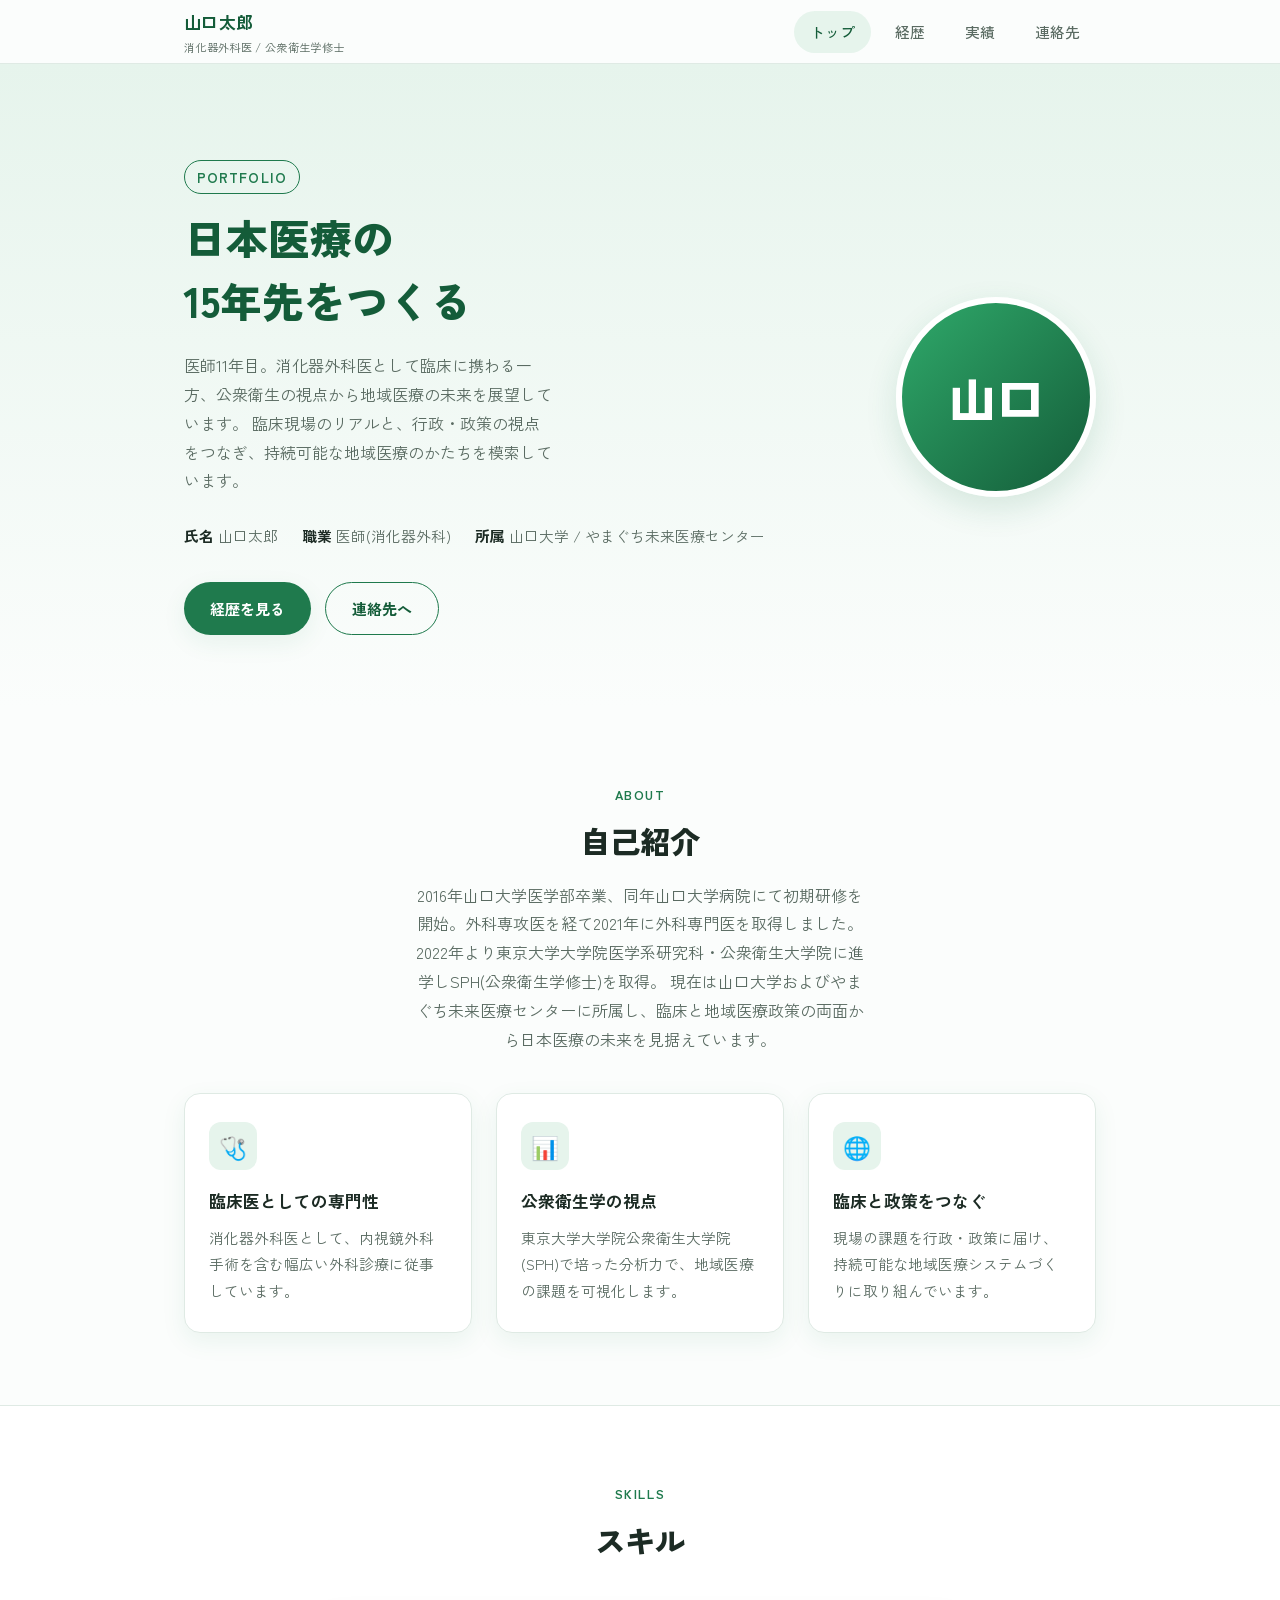
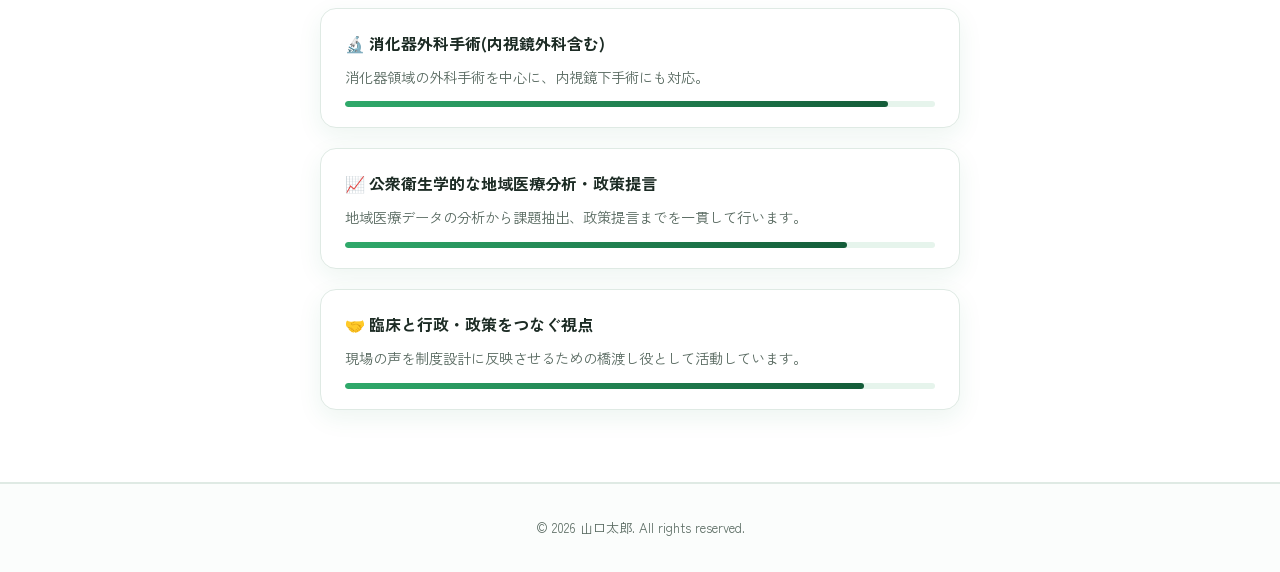
<file: index.html>
<!DOCTYPE html>
<html lang="ja">
<head>
<meta charset="UTF-8">
<meta name="viewport" content="width=device-width, initial-scale=1.0">
<title>山口太郎 | 消化器外科医 ポートフォリオ</title>
<meta name="description" content="消化器外科医・山口太郎のポートフォリオサイト。臨床と公衆衛生の視点から日本医療の未来をつくる。">
<link rel="preconnect" href="https://fonts.googleapis.com">
<link rel="preconnect" href="https://fonts.gstatic.com" crossorigin>
<link href="https://fonts.googleapis.com/css2?family=Zen+Kaku+Gothic+New:wght@400;500;700;900&display=swap" rel="stylesheet">
<link rel="stylesheet" href="css/style.css">
</head>
<body data-page="home">

<header class="site-header">
  <div class="nav-inner">
    <a href="index.html" class="brand">山口太郎<small>消化器外科医 / 公衆衛生学修士</small></a>
    <nav>
      <ul class="nav-menu">
        <li><a href="index.html" data-page="home">トップ</a></li>
        <li><a href="career.html" data-page="career">経歴</a></li>
        <li><a href="achievements.html" data-page="achievements">実績</a></li>
        <li><a href="contact.html" data-page="contact">連絡先</a></li>
      </ul>
    </nav>
    <button class="nav-toggle" aria-label="メニューを開く" aria-expanded="false">
      <span></span><span></span><span></span>
    </button>
  </div>
</header>
<div class="nav-overlay"></div>

<main>

  <section class="hero">
    <div class="container hero-inner">
      <div class="hero-text">
        <span class="eyebrow reveal">PORTFOLIO</span>
        <h1 class="hero-title reveal reveal-delay-1">日本医療の<br>15年先をつくる</h1>
        <p class="hero-lead reveal reveal-delay-2">
          医師11年目。消化器外科医として臨床に携わる一方、公衆衛生の視点から地域医療の未来を展望しています。
          臨床現場のリアルと、行政・政策の視点をつなぎ、持続可能な地域医療のかたちを模索しています。
        </p>
        <div class="hero-meta reveal reveal-delay-2">
          <span><strong>氏名</strong> 山口太郎</span>
          <span><strong>職業</strong> 医師(消化器外科)</span>
          <span><strong>所属</strong> 山口大学 / やまぐち未来医療センター</span>
        </div>
        <div class="hero-actions reveal reveal-delay-3">
          <a href="career.html" class="btn btn-primary">経歴を見る</a>
          <a href="contact.html" class="btn btn-outline">連絡先へ</a>
        </div>
      </div>
      <div class="hero-portrait reveal">
        <div class="avatar-initial" role="img" aria-label="山口太郎のイニシャルアイコン(顔写真は準備中)">山口</div>
      </div>
    </div>
  </section>

  <section class="section">
    <div class="container">
      <div class="section-head reveal">
        <span class="section-tag">ABOUT</span>
        <h2 class="section-title">自己紹介</h2>
        <p class="section-desc">
          2016年山口大学医学部卒業、同年山口大学病院にて初期研修を開始。外科専攻医を経て2021年に外科専門医を取得しました。
          2022年より東京大学大学院医学系研究科・公衆衛生大学院に進学しSPH(公衆衛生学修士)を取得。
          現在は山口大学およびやまぐち未来医療センターに所属し、臨床と地域医療政策の両面から日本医療の未来を見据えています。
        </p>
      </div>

      <div class="card-grid">
        <div class="card reveal">
          <div class="card-icon">🩺</div>
          <h3>臨床医としての専門性</h3>
          <p>消化器外科医として、内視鏡外科手術を含む幅広い外科診療に従事しています。</p>
        </div>
        <div class="card reveal reveal-delay-1">
          <div class="card-icon">📊</div>
          <h3>公衆衛生学の視点</h3>
          <p>東京大学大学院公衆衛生大学院(SPH)で培った分析力で、地域医療の課題を可視化します。</p>
        </div>
        <div class="card reveal reveal-delay-2">
          <div class="card-icon">🌐</div>
          <h3>臨床と政策をつなぐ</h3>
          <p>現場の課題を行政・政策に届け、持続可能な地域医療システムづくりに取り組んでいます。</p>
        </div>
      </div>
    </div>
  </section>

  <section class="section section-alt">
    <div class="container">
      <div class="section-head reveal">
        <span class="section-tag">SKILLS</span>
        <h2 class="section-title">スキル</h2>
      </div>
      <div class="skill-list">
        <div class="skill-item reveal" style="--target-width: 92%;">
          <h3>🔬 消化器外科手術(内視鏡外科含む)</h3>
          <p>消化器領域の外科手術を中心に、内視鏡下手術にも対応。</p>
          <div class="skill-bar"><span></span></div>
        </div>
        <div class="skill-item reveal reveal-delay-1" style="--target-width: 85%;">
          <h3>📈 公衆衛生学的な地域医療分析・政策提言</h3>
          <p>地域医療データの分析から課題抽出、政策提言までを一貫して行います。</p>
          <div class="skill-bar"><span></span></div>
        </div>
        <div class="skill-item reveal reveal-delay-2" style="--target-width: 88%;">
          <h3>🤝 臨床と行政・政策をつなぐ視点</h3>
          <p>現場の声を制度設計に反映させるための橋渡し役として活動しています。</p>
          <div class="skill-bar"><span></span></div>
        </div>
      </div>
    </div>
  </section>

</main>

<footer class="site-footer">
  <div class="container">
    <p>&copy; 2026 山口太郎. All rights reserved.</p>
  </div>
</footer>

<script src="js/main.js"></script>
</body>
</html>
</file>
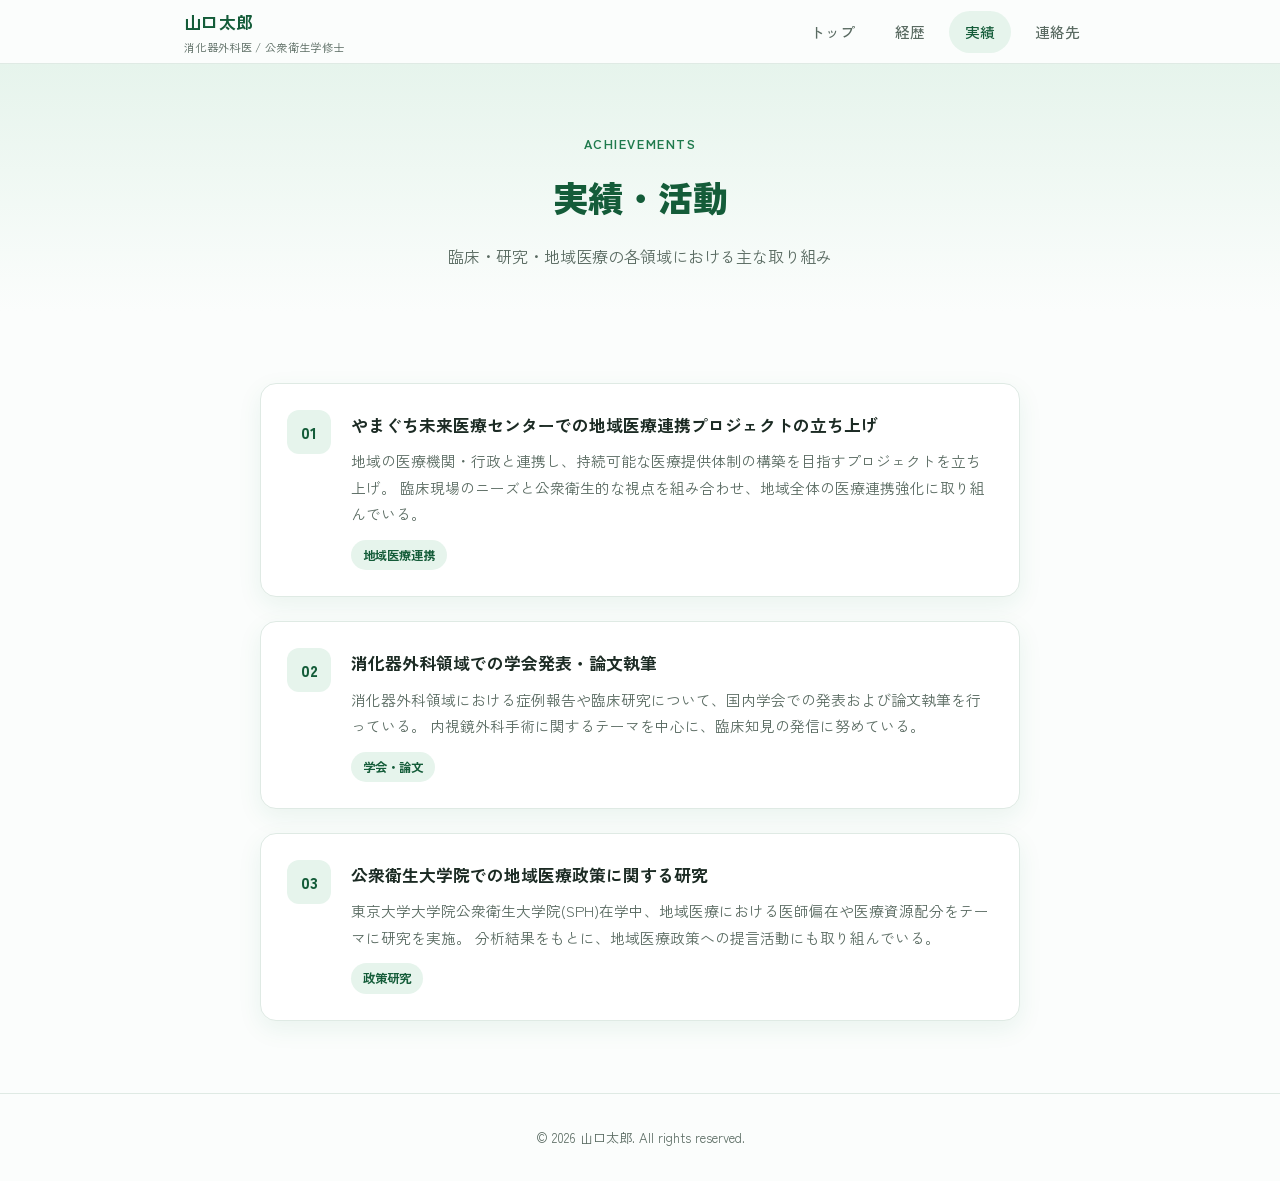
<file: achievements.html>
<!DOCTYPE html>
<html lang="ja">
<head>
<meta charset="UTF-8">
<meta name="viewport" content="width=device-width, initial-scale=1.0">
<title>実績・活動 | 山口太郎</title>
<meta name="description" content="山口太郎の実績・活動紹介。地域医療連携プロジェクト、学会発表・論文執筆、公衆衛生大学院での研究。">
<link rel="preconnect" href="https://fonts.googleapis.com">
<link rel="preconnect" href="https://fonts.gstatic.com" crossorigin>
<link href="https://fonts.googleapis.com/css2?family=Zen+Kaku+Gothic+New:wght@400;500;700;900&display=swap" rel="stylesheet">
<link rel="stylesheet" href="css/style.css">
</head>
<body data-page="achievements">

<header class="site-header">
  <div class="nav-inner">
    <a href="index.html" class="brand">山口太郎<small>消化器外科医 / 公衆衛生学修士</small></a>
    <nav>
      <ul class="nav-menu">
        <li><a href="index.html" data-page="home">トップ</a></li>
        <li><a href="career.html" data-page="career">経歴</a></li>
        <li><a href="achievements.html" data-page="achievements">実績</a></li>
        <li><a href="contact.html" data-page="contact">連絡先</a></li>
      </ul>
    </nav>
    <button class="nav-toggle" aria-label="メニューを開く" aria-expanded="false">
      <span></span><span></span><span></span>
    </button>
  </div>
</header>
<div class="nav-overlay"></div>

<main>

  <section class="page-header">
    <div class="container">
      <span class="section-tag reveal">ACHIEVEMENTS</span>
      <h1 class="reveal reveal-delay-1">実績・活動</h1>
      <p class="reveal reveal-delay-2">臨床・研究・地域医療の各領域における主な取り組み</p>
    </div>
  </section>

  <section class="section">
    <div class="container">
      <div class="achievement-list">

        <div class="achievement-item reveal">
          <div class="achievement-num">01</div>
          <div class="achievement-body">
            <h3>やまぐち未来医療センターでの地域医療連携プロジェクトの立ち上げ</h3>
            <p>
              地域の医療機関・行政と連携し、持続可能な医療提供体制の構築を目指すプロジェクトを立ち上げ。
              臨床現場のニーズと公衆衛生的な視点を組み合わせ、地域全体の医療連携強化に取り組んでいる。
            </p>
            <span class="achievement-tag">地域医療連携</span>
          </div>
        </div>

        <div class="achievement-item reveal reveal-delay-1">
          <div class="achievement-num">02</div>
          <div class="achievement-body">
            <h3>消化器外科領域での学会発表・論文執筆</h3>
            <p>
              消化器外科領域における症例報告や臨床研究について、国内学会での発表および論文執筆を行っている。
              内視鏡外科手術に関するテーマを中心に、臨床知見の発信に努めている。
            </p>
            <span class="achievement-tag">学会・論文</span>
          </div>
        </div>

        <div class="achievement-item reveal reveal-delay-2">
          <div class="achievement-num">03</div>
          <div class="achievement-body">
            <h3>公衆衛生大学院での地域医療政策に関する研究</h3>
            <p>
              東京大学大学院公衆衛生大学院(SPH)在学中、地域医療における医師偏在や医療資源配分をテーマに研究を実施。
              分析結果をもとに、地域医療政策への提言活動にも取り組んでいる。
            </p>
            <span class="achievement-tag">政策研究</span>
          </div>
        </div>

      </div>
    </div>
  </section>

</main>

<footer class="site-footer">
  <div class="container">
    <p>&copy; 2026 山口太郎. All rights reserved.</p>
  </div>
</footer>

<script src="js/main.js"></script>
</body>
</html>
</file>
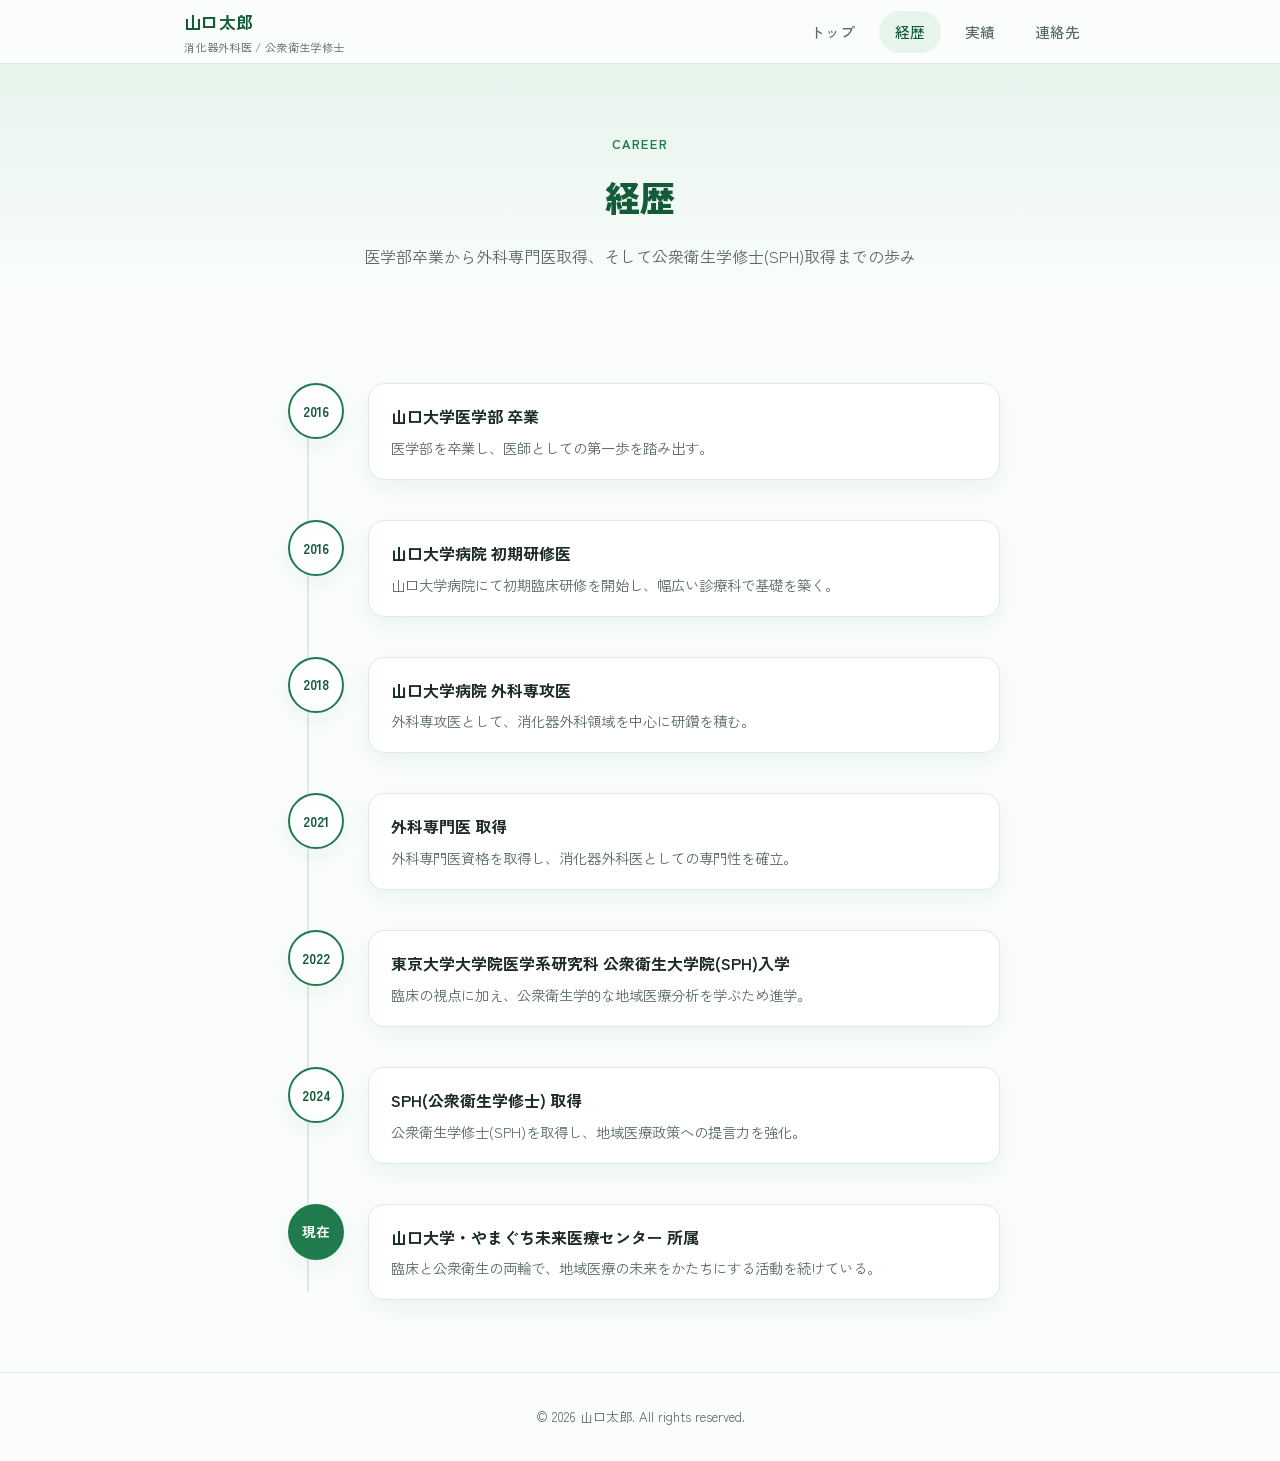
<file: career.html>
<!DOCTYPE html>
<html lang="ja">
<head>
<meta charset="UTF-8">
<meta name="viewport" content="width=device-width, initial-scale=1.0">
<title>経歴 | 山口太郎</title>
<meta name="description" content="山口太郎の経歴。山口大学医学部卒業から外科専門医取得、東京大学大学院公衆衛生大学院(SPH)修了まで。">
<link rel="preconnect" href="https://fonts.googleapis.com">
<link rel="preconnect" href="https://fonts.gstatic.com" crossorigin>
<link href="https://fonts.googleapis.com/css2?family=Zen+Kaku+Gothic+New:wght@400;500;700;900&display=swap" rel="stylesheet">
<link rel="stylesheet" href="css/style.css">
</head>
<body data-page="career">

<header class="site-header">
  <div class="nav-inner">
    <a href="index.html" class="brand">山口太郎<small>消化器外科医 / 公衆衛生学修士</small></a>
    <nav>
      <ul class="nav-menu">
        <li><a href="index.html" data-page="home">トップ</a></li>
        <li><a href="career.html" data-page="career">経歴</a></li>
        <li><a href="achievements.html" data-page="achievements">実績</a></li>
        <li><a href="contact.html" data-page="contact">連絡先</a></li>
      </ul>
    </nav>
    <button class="nav-toggle" aria-label="メニューを開く" aria-expanded="false">
      <span></span><span></span><span></span>
    </button>
  </div>
</header>
<div class="nav-overlay"></div>

<main>

  <section class="page-header">
    <div class="container">
      <span class="section-tag reveal">CAREER</span>
      <h1 class="reveal reveal-delay-1">経歴</h1>
      <p class="reveal reveal-delay-2">医学部卒業から外科専門医取得、そして公衆衛生学修士(SPH)取得までの歩み</p>
    </div>
  </section>

  <section class="section">
    <div class="container">
      <div class="timeline">

        <div class="timeline-item reveal">
          <div class="timeline-dot">2016</div>
          <div class="timeline-content">
            <h3>山口大学医学部 卒業</h3>
            <p>医学部を卒業し、医師としての第一歩を踏み出す。</p>
          </div>
        </div>

        <div class="timeline-item reveal">
          <div class="timeline-dot">2016</div>
          <div class="timeline-content">
            <h3>山口大学病院 初期研修医</h3>
            <p>山口大学病院にて初期臨床研修を開始し、幅広い診療科で基礎を築く。</p>
          </div>
        </div>

        <div class="timeline-item reveal">
          <div class="timeline-dot">2018</div>
          <div class="timeline-content">
            <h3>山口大学病院 外科専攻医</h3>
            <p>外科専攻医として、消化器外科領域を中心に研鑽を積む。</p>
          </div>
        </div>

        <div class="timeline-item reveal">
          <div class="timeline-dot">2021</div>
          <div class="timeline-content">
            <h3>外科専門医 取得</h3>
            <p>外科専門医資格を取得し、消化器外科医としての専門性を確立。</p>
          </div>
        </div>

        <div class="timeline-item reveal">
          <div class="timeline-dot">2022</div>
          <div class="timeline-content">
            <h3>東京大学大学院医学系研究科 公衆衛生大学院(SPH)入学</h3>
            <p>臨床の視点に加え、公衆衛生学的な地域医療分析を学ぶため進学。</p>
          </div>
        </div>

        <div class="timeline-item reveal">
          <div class="timeline-dot">2024</div>
          <div class="timeline-content">
            <h3>SPH(公衆衛生学修士) 取得</h3>
            <p>公衆衛生学修士(SPH)を取得し、地域医療政策への提言力を強化。</p>
          </div>
        </div>

        <div class="timeline-item is-current reveal">
          <div class="timeline-dot">現在</div>
          <div class="timeline-content">
            <h3>山口大学・やまぐち未来医療センター 所属</h3>
            <p>臨床と公衆衛生の両輪で、地域医療の未来をかたちにする活動を続けている。</p>
          </div>
        </div>

      </div>
    </div>
  </section>

</main>

<footer class="site-footer">
  <div class="container">
    <p>&copy; 2026 山口太郎. All rights reserved.</p>
  </div>
</footer>

<script src="js/main.js"></script>
</body>
</html>
</file>
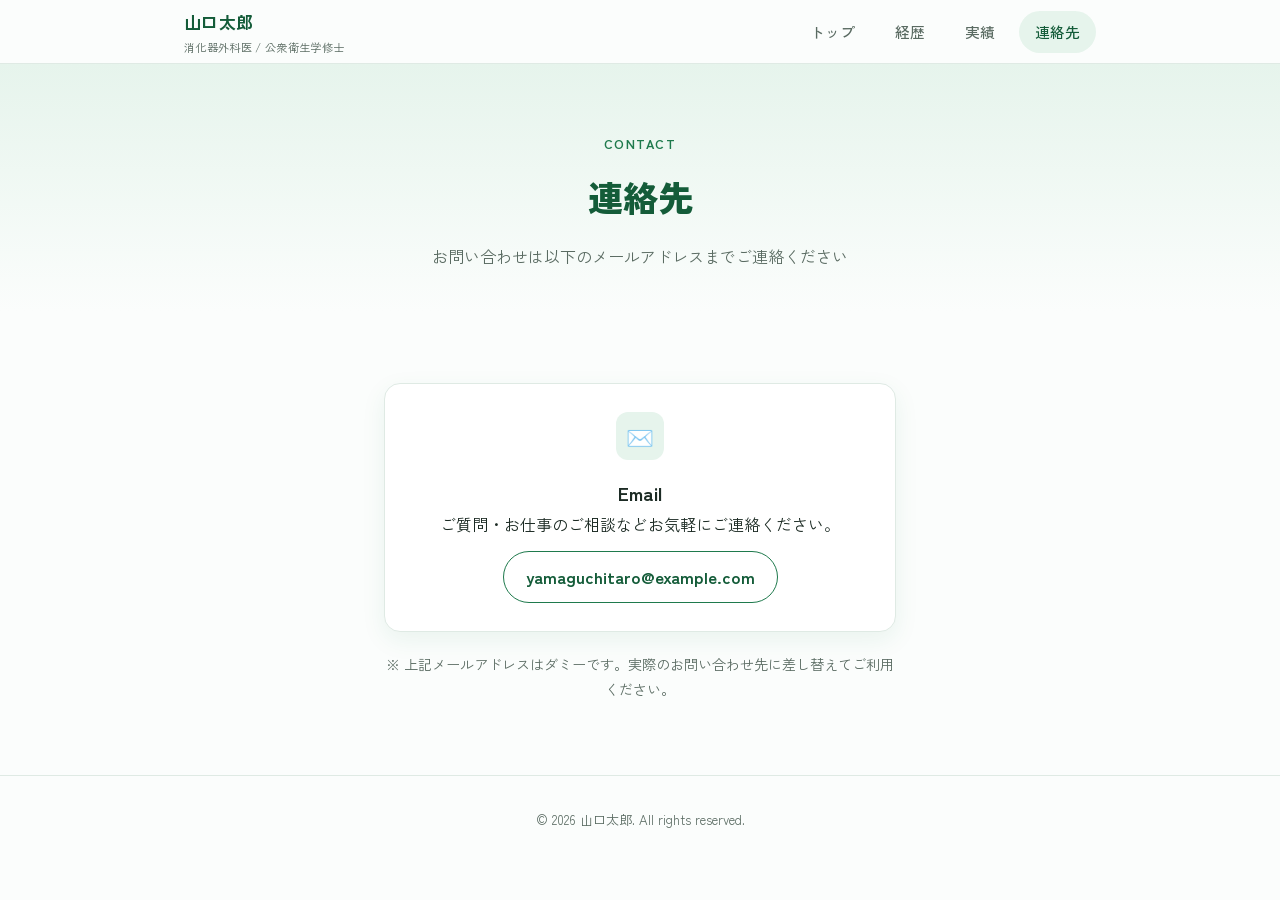
<file: contact.html>
<!DOCTYPE html>
<html lang="ja">
<head>
<meta charset="UTF-8">
<meta name="viewport" content="width=device-width, initial-scale=1.0">
<title>連絡先 | 山口太郎</title>
<meta name="description" content="山口太郎への連絡先。お問い合わせはメールにて受け付けています。">
<link rel="preconnect" href="https://fonts.googleapis.com">
<link rel="preconnect" href="https://fonts.gstatic.com" crossorigin>
<link href="https://fonts.googleapis.com/css2?family=Zen+Kaku+Gothic+New:wght@400;500;700;900&display=swap" rel="stylesheet">
<link rel="stylesheet" href="css/style.css">
</head>
<body data-page="contact">

<header class="site-header">
  <div class="nav-inner">
    <a href="index.html" class="brand">山口太郎<small>消化器外科医 / 公衆衛生学修士</small></a>
    <nav>
      <ul class="nav-menu">
        <li><a href="index.html" data-page="home">トップ</a></li>
        <li><a href="career.html" data-page="career">経歴</a></li>
        <li><a href="achievements.html" data-page="achievements">実績</a></li>
        <li><a href="contact.html" data-page="contact">連絡先</a></li>
      </ul>
    </nav>
    <button class="nav-toggle" aria-label="メニューを開く" aria-expanded="false">
      <span></span><span></span><span></span>
    </button>
  </div>
</header>
<div class="nav-overlay"></div>

<main>

  <section class="page-header">
    <div class="container">
      <span class="section-tag reveal">CONTACT</span>
      <h1 class="reveal reveal-delay-1">連絡先</h1>
      <p class="reveal reveal-delay-2">お問い合わせは以下のメールアドレスまでご連絡ください</p>
    </div>
  </section>

  <section class="section">
    <div class="container contact-wrap">

      <div class="contact-card reveal">
        <div class="card-icon">✉️</div>
        <h3>Email</h3>
        <p>ご質問・お仕事のご相談などお気軽にご連絡ください。</p>
        <a class="contact-mail" href="mailto:yamaguchitaro@example.com">yamaguchitaro@example.com</a>
      </div>

      <p class="contact-note reveal reveal-delay-1">
        ※ 上記メールアドレスはダミーです。実際のお問い合わせ先に差し替えてご利用ください。
      </p>

    </div>
  </section>

</main>

<footer class="site-footer">
  <div class="container">
    <p>&copy; 2026 山口太郎. All rights reserved.</p>
  </div>
</footer>

<script src="js/main.js"></script>
</body>
</html>
</file>
<file: css/style.css>
/* ===== 基本設定 ===== */
:root {
  --color-primary: #1f7a4d;
  --color-primary-dark: #145c39;
  --color-primary-light: #e6f4ec;
  --color-accent: #2fa96a;
  --color-text: #1c2b24;
  --color-text-sub: #5a6b62;
  --color-bg: #fbfdfc;
  --color-surface: #ffffff;
  --color-border: #dfeae4;
  --shadow-soft: 0 8px 24px rgba(31, 122, 77, 0.08);
  --shadow-hover: 0 12px 32px rgba(31, 122, 77, 0.14);
  --radius: 16px;
  --max-width: 960px;
  --header-height: 64px;
}

* {
  box-sizing: border-box;
  margin: 0;
  padding: 0;
}

html {
  scroll-behavior: smooth;
}

body {
  font-family: "Zen Kaku Gothic New", "Hiragino Sans", "Noto Sans JP", "Yu Gothic", sans-serif;
  background: var(--color-bg);
  color: var(--color-text);
  line-height: 1.8;
  -webkit-font-smoothing: antialiased;
}

img {
  max-width: 100%;
  display: block;
}

a {
  color: inherit;
  text-decoration: none;
}

ul {
  list-style: none;
}

main {
  padding-top: var(--header-height);
}

.container {
  max-width: var(--max-width);
  margin: 0 auto;
  padding: 0 24px;
}

/* ===== ヘッダー / ナビ ===== */
.site-header {
  position: fixed;
  top: 0;
  left: 0;
  right: 0;
  height: var(--header-height);
  background: rgba(251, 253, 252, 0.9);
  backdrop-filter: saturate(180%) blur(10px);
  border-bottom: 1px solid var(--color-border);
  z-index: 1000;
  transition: box-shadow 0.3s ease;
}

.site-header.is-scrolled {
  box-shadow: 0 4px 16px rgba(31, 122, 77, 0.08);
}

.nav-inner {
  max-width: var(--max-width);
  margin: 0 auto;
  height: var(--header-height);
  padding: 0 24px;
  display: flex;
  align-items: center;
  justify-content: space-between;
}

.brand {
  font-weight: 700;
  font-size: 1.05rem;
  color: var(--color-primary-dark);
  letter-spacing: 0.02em;
}

.brand small {
  display: block;
  font-weight: 400;
  font-size: 0.7rem;
  color: var(--color-text-sub);
}

.nav-toggle {
  display: none;
  flex-direction: column;
  justify-content: center;
  gap: 5px;
  width: 40px;
  height: 40px;
  background: none;
  border: none;
  cursor: pointer;
  z-index: 1100;
}

.nav-toggle span {
  display: block;
  height: 2px;
  width: 24px;
  margin: 0 auto;
  background: var(--color-primary-dark);
  border-radius: 2px;
  transition: transform 0.3s ease, opacity 0.3s ease;
}

.nav-menu {
  display: flex;
  gap: 8px;
}

.nav-menu a {
  display: inline-block;
  padding: 8px 16px;
  border-radius: 999px;
  font-size: 0.92rem;
  color: var(--color-text-sub);
  font-weight: 500;
  transition: background 0.25s ease, color 0.25s ease;
}

.nav-menu a:hover,
.nav-menu a.is-active {
  background: var(--color-primary-light);
  color: var(--color-primary-dark);
}

/* ===== ヒーロー ===== */
.hero {
  padding: 96px 0 72px;
  background: linear-gradient(180deg, var(--color-primary-light) 0%, var(--color-bg) 100%);
  overflow: hidden;
}

.hero-inner {
  display: flex;
  align-items: center;
  gap: 48px;
  flex-wrap: wrap;
}

.hero-text {
  flex: 1 1 380px;
}

.eyebrow {
  display: inline-block;
  color: var(--color-primary);
  font-weight: 600;
  font-size: 0.85rem;
  letter-spacing: 0.08em;
  margin-bottom: 12px;
  padding: 4px 12px;
  border: 1px solid var(--color-primary);
  border-radius: 999px;
}

.hero-title {
  font-size: clamp(1.8rem, 4.5vw, 2.6rem);
  font-weight: 800;
  color: var(--color-primary-dark);
  line-height: 1.5;
  margin-bottom: 20px;
}

.hero-lead {
  color: var(--color-text-sub);
  font-size: 1rem;
  margin-bottom: 28px;
  max-width: 46ch;
}

.hero-meta {
  display: flex;
  flex-wrap: wrap;
  gap: 10px 24px;
  margin-bottom: 32px;
  font-size: 0.92rem;
  color: var(--color-text-sub);
}

.hero-meta strong {
  color: var(--color-text);
  font-weight: 600;
}

.hero-actions {
  display: flex;
  gap: 14px;
  flex-wrap: wrap;
}

.hero-portrait {
  flex: 0 0 auto;
  display: flex;
  justify-content: center;
}

.avatar {
  width: 200px;
  height: 200px;
  border-radius: 50%;
  object-fit: cover;
  border: 6px solid var(--color-surface);
  box-shadow: var(--shadow-hover);
}

.avatar-initial {
  width: 200px;
  height: 200px;
  border-radius: 50%;
  display: flex;
  align-items: center;
  justify-content: center;
  font-size: 3rem;
  font-weight: 800;
  color: #fff;
  background: linear-gradient(135deg, var(--color-accent), var(--color-primary-dark));
  border: 6px solid var(--color-surface);
  box-shadow: var(--shadow-hover);
}

/* ===== ボタン ===== */
.btn {
  display: inline-flex;
  align-items: center;
  gap: 8px;
  padding: 12px 26px;
  border-radius: 999px;
  font-weight: 600;
  font-size: 0.94rem;
  transition: transform 0.25s ease, box-shadow 0.25s ease, background 0.25s ease;
}

.btn-primary {
  background: var(--color-primary);
  color: #fff;
  box-shadow: var(--shadow-soft);
}

.btn-primary:hover {
  background: var(--color-primary-dark);
  transform: translateY(-2px);
  box-shadow: var(--shadow-hover);
}

.btn-outline {
  background: transparent;
  color: var(--color-primary-dark);
  border: 1.5px solid var(--color-primary);
}

.btn-outline:hover {
  background: var(--color-primary-light);
  transform: translateY(-2px);
}

/* ===== セクション共通 ===== */
.section {
  padding: 72px 0;
}

.section-alt {
  background: var(--color-surface);
  border-top: 1px solid var(--color-border);
  border-bottom: 1px solid var(--color-border);
}

.section-head {
  margin-bottom: 40px;
  text-align: center;
}

.section-tag {
  display: inline-block;
  color: var(--color-primary);
  font-weight: 700;
  font-size: 0.8rem;
  letter-spacing: 0.12em;
  margin-bottom: 8px;
}

.section-title {
  font-size: clamp(1.4rem, 3vw, 1.9rem);
  font-weight: 800;
  color: var(--color-text);
}

.section-desc {
  margin-top: 12px;
  color: var(--color-text-sub);
  max-width: 56ch;
  margin-left: auto;
  margin-right: auto;
}

.page-header {
  padding: 64px 0 40px;
  background: linear-gradient(180deg, var(--color-primary-light) 0%, var(--color-bg) 100%);
  text-align: center;
}

.page-header .section-tag {
  margin-bottom: 10px;
}

.page-header h1 {
  font-size: clamp(1.6rem, 4vw, 2.2rem);
  font-weight: 800;
  color: var(--color-primary-dark);
}

.page-header p {
  margin-top: 14px;
  color: var(--color-text-sub);
}

/* ===== カード ===== */
.card-grid {
  display: grid;
  grid-template-columns: repeat(auto-fit, minmax(240px, 1fr));
  gap: 24px;
}

.card {
  background: var(--color-surface);
  border: 1px solid var(--color-border);
  border-radius: var(--radius);
  padding: 28px 24px;
  box-shadow: var(--shadow-soft);
  transition: transform 0.3s ease, box-shadow 0.3s ease;
}

.card:hover {
  transform: translateY(-4px);
  box-shadow: var(--shadow-hover);
}

.card-icon {
  width: 48px;
  height: 48px;
  border-radius: 12px;
  background: var(--color-primary-light);
  color: var(--color-primary-dark);
  display: flex;
  align-items: center;
  justify-content: center;
  font-size: 1.4rem;
  margin-bottom: 16px;
}

.card h3 {
  font-size: 1.05rem;
  margin-bottom: 8px;
  color: var(--color-text);
}

.card p {
  color: var(--color-text-sub);
  font-size: 0.92rem;
}

/* ===== タイムライン(経歴) ===== */
.timeline {
  position: relative;
  max-width: 720px;
  margin: 0 auto;
  padding-left: 8px;
}

.timeline::before {
  content: "";
  position: absolute;
  left: 27px;
  top: 8px;
  bottom: 8px;
  width: 2px;
  background: var(--color-border);
}

.timeline-item {
  position: relative;
  display: flex;
  gap: 24px;
  padding-bottom: 40px;
}

.timeline-item:last-child {
  padding-bottom: 0;
}

.timeline-dot {
  flex: 0 0 auto;
  width: 56px;
  height: 56px;
  border-radius: 50%;
  background: var(--color-surface);
  border: 2px solid var(--color-primary);
  color: var(--color-primary-dark);
  display: flex;
  align-items: center;
  justify-content: center;
  font-weight: 700;
  font-size: 0.85rem;
  z-index: 1;
  box-shadow: var(--shadow-soft);
}

.timeline-item.is-current .timeline-dot {
  background: var(--color-primary);
  color: #fff;
}

.timeline-content {
  background: var(--color-surface);
  border: 1px solid var(--color-border);
  border-radius: var(--radius);
  padding: 18px 22px;
  flex: 1;
  box-shadow: var(--shadow-soft);
}

.timeline-content h3 {
  font-size: 1rem;
  color: var(--color-text);
  margin-bottom: 4px;
}

.timeline-content p {
  color: var(--color-text-sub);
  font-size: 0.9rem;
}

/* ===== スキル ===== */
.skill-list {
  max-width: 640px;
  margin: 0 auto;
  display: flex;
  flex-direction: column;
  gap: 20px;
}

.skill-item {
  background: var(--color-surface);
  border: 1px solid var(--color-border);
  border-radius: var(--radius);
  padding: 20px 24px;
  box-shadow: var(--shadow-soft);
}

.skill-item h3 {
  font-size: 1rem;
  margin-bottom: 6px;
  color: var(--color-text);
  display: flex;
  align-items: center;
  gap: 10px;
}

.skill-item p {
  color: var(--color-text-sub);
  font-size: 0.9rem;
}

.skill-bar {
  margin-top: 12px;
  height: 6px;
  border-radius: 999px;
  background: var(--color-primary-light);
  overflow: hidden;
}

.skill-bar span {
  display: block;
  height: 100%;
  width: 0%;
  border-radius: 999px;
  background: linear-gradient(90deg, var(--color-accent), var(--color-primary-dark));
  transition: width 1.1s ease;
}

.skill-item.in-view .skill-bar span {
  width: var(--target-width);
}

/* ===== 実績ページ ===== */
.achievement-list {
  display: flex;
  flex-direction: column;
  gap: 24px;
  max-width: 760px;
  margin: 0 auto;
}

.achievement-item {
  display: flex;
  gap: 20px;
  background: var(--color-surface);
  border: 1px solid var(--color-border);
  border-radius: var(--radius);
  padding: 26px;
  box-shadow: var(--shadow-soft);
  transition: transform 0.3s ease, box-shadow 0.3s ease;
}

.achievement-item:hover {
  transform: translateY(-4px);
  box-shadow: var(--shadow-hover);
}

.achievement-num {
  flex: 0 0 auto;
  width: 44px;
  height: 44px;
  border-radius: 12px;
  background: var(--color-primary-light);
  color: var(--color-primary-dark);
  display: flex;
  align-items: center;
  justify-content: center;
  font-weight: 800;
}

.achievement-body h3 {
  font-size: 1.05rem;
  margin-bottom: 8px;
  color: var(--color-text);
}

.achievement-body p {
  color: var(--color-text-sub);
  font-size: 0.92rem;
}

.achievement-tag {
  display: inline-block;
  margin-top: 12px;
  font-size: 0.78rem;
  color: var(--color-primary-dark);
  background: var(--color-primary-light);
  padding: 4px 12px;
  border-radius: 999px;
  font-weight: 600;
}

/* ===== 連絡先ページ ===== */
.contact-wrap {
  max-width: 560px;
  margin: 0 auto;
  display: flex;
  flex-direction: column;
  gap: 20px;
}

.contact-card {
  background: var(--color-surface);
  border: 1px solid var(--color-border);
  border-radius: var(--radius);
  padding: 28px;
  text-align: center;
  box-shadow: var(--shadow-soft);
}

.contact-card .card-icon {
  margin: 0 auto 16px;
}

.contact-mail {
  display: inline-block;
  margin-top: 12px;
  font-size: 1.05rem;
  font-weight: 700;
  color: var(--color-primary-dark);
  padding: 10px 22px;
  border: 1.5px solid var(--color-primary);
  border-radius: 999px;
  transition: background 0.25s ease, color 0.25s ease;
}

.contact-mail:hover {
  background: var(--color-primary);
  color: #fff;
}

.contact-note {
  text-align: center;
  color: var(--color-text-sub);
  font-size: 0.88rem;
}

/* ===== フッター ===== */
.site-footer {
  padding: 32px 0;
  text-align: center;
  color: var(--color-text-sub);
  font-size: 0.82rem;
  border-top: 1px solid var(--color-border);
}

/* ===== スクロールアニメーション ===== */
.reveal {
  opacity: 0;
  transform: translateY(24px);
  transition: opacity 0.7s ease, transform 0.7s ease;
}

.reveal.in-view {
  opacity: 1;
  transform: translateY(0);
}

.reveal-delay-1 { transition-delay: 0.08s; }
.reveal-delay-2 { transition-delay: 0.16s; }
.reveal-delay-3 { transition-delay: 0.24s; }

/* ===== レスポンシブ ===== */
@media (max-width: 720px) {
  .nav-toggle {
    display: flex;
  }

  .nav-menu {
    position: fixed;
    top: 0;
    right: 0;
    height: 100vh;
    width: 68%;
    max-width: 280px;
    background: var(--color-surface);
    flex-direction: column;
    padding: 100px 28px 28px;
    gap: 6px;
    box-shadow: -8px 0 24px rgba(0, 0, 0, 0.08);
    transform: translateX(100%);
    transition: transform 0.35s ease;
  }

  .nav-menu.is-open {
    transform: translateX(0);
  }

  .nav-menu a {
    padding: 12px 16px;
    font-size: 1rem;
  }

  .nav-overlay {
    display: none;
    position: fixed;
    inset: 0;
    background: rgba(20, 40, 30, 0.35);
    z-index: 999;
  }

  .nav-overlay.is-open {
    display: block;
  }

  body.nav-open {
    overflow: hidden;
  }

  .hero-inner {
    flex-direction: column-reverse;
    text-align: center;
  }

  .hero-meta {
    justify-content: center;
  }

  .hero-actions {
    justify-content: center;
  }

  .avatar,
  .avatar-initial {
    width: 140px;
    height: 140px;
  }

  .timeline::before {
    left: 21px;
  }

  .timeline-dot {
    width: 44px;
    height: 44px;
    font-size: 0.72rem;
  }

  .timeline-item {
    gap: 16px;
  }

  .achievement-item {
    flex-direction: column;
  }
}
</file>
